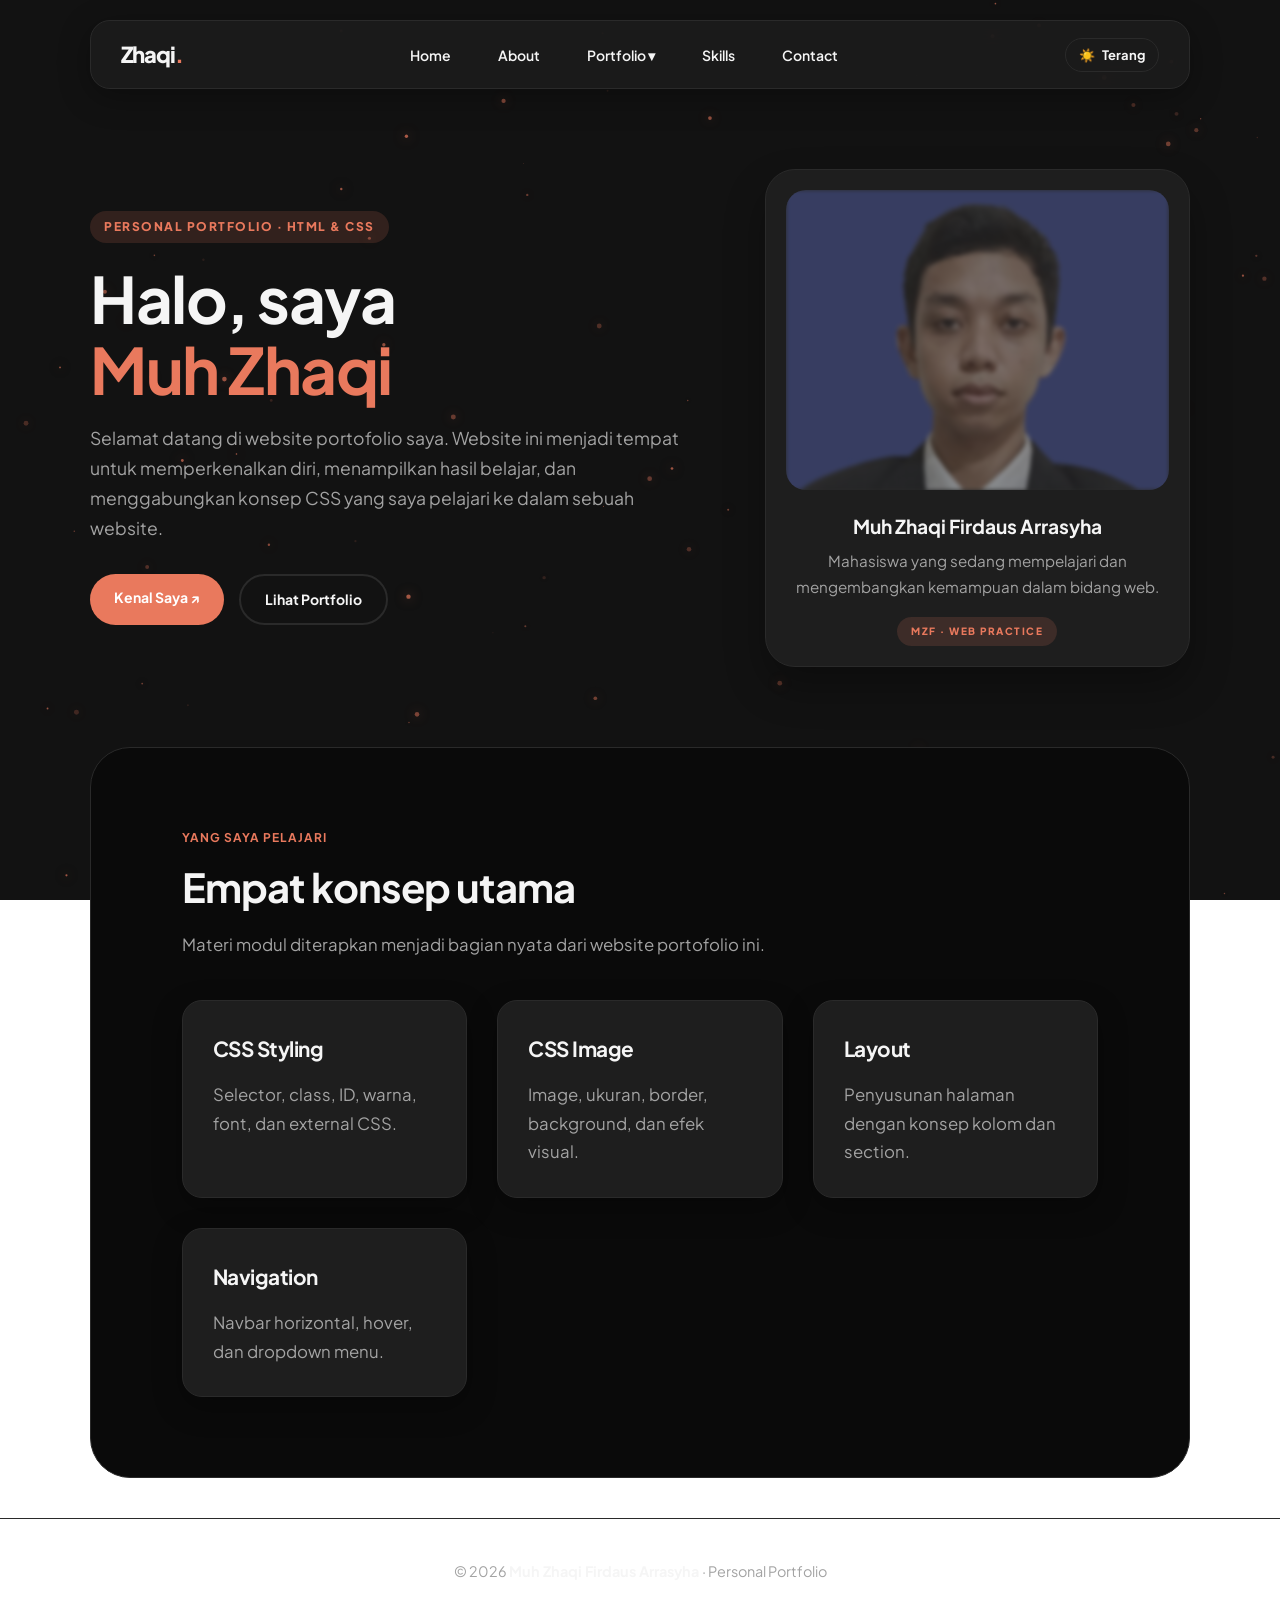
<file: index.html>
<!DOCTYPE html>
<html lang="id">
<head>
    <meta charset="UTF-8">
    <meta name="viewport" content="width=device-width, initial-scale=1.0">
    <title>Zhaqi | Personal Portfolio</title>

    <link rel="stylesheet" href="css/style.css">

    <link href="https://fonts.googleapis.com/css2?family=Plus+Jakarta+Sans:wght@400;600;800&display=swap" rel="stylesheet">
</head>

<body>

    <canvas id="particleCanvas"></canvas>

    <nav class="navbar glass">
        <div class="nav-inner">

            <a class="logo" href="index.html">
                Zhaqi<span>.</span>
            </a>

            <ul class="nav-menu">

                <li>
                    <a href="index.html">Home</a>
                </li>

                <li>
                    <a href="about.html">About</a>
                </li>

                <li class="dropdown">
                    <a href="projects.html">Portfolio ▾</a>

                    <ul class="dropdown-content glass">
                        <li>
                            <a href="projects.html#css">CSS & Styling</a>
                        </li>

                        <li>
                            <a href="projects.html#image">CSS Image</a>
                        </li>

                        <li>
                            <a href="projects.html#layout">Layout</a>
                        </li>

                        <li>
                            <a href="projects.html#navigation">Navigation</a>
                        </li>
                    </ul>
                </li>

                <li>
                    <a href="skills.html">Skills</a>
                </li>

                <li>
                    <a href="contact.html">Contact</a>
                </li>

            </ul>

            <button id="themeToggle" class="theme-toggle" type="button">
                <span id="themeIcon">☀️</span>
                <span id="themeText">Terang</span>
            </button>

        </div>
    </nav>


    <main>

        <section class="hero">

            <div class="container hero-grid">

                <div class="hero-text">

                    <span class="badge">
                        PERSONAL PORTFOLIO · HTML & CSS
                    </span>

                    <h1>
                        Halo, saya <br>
                        <span class="accent-text">Muh Zhaqi</span>
                    </h1>

                    <p>
                        Selamat datang di website portofolio saya.
                        Website ini menjadi tempat untuk memperkenalkan diri,
                        menampilkan hasil belajar, dan menggabungkan konsep CSS
                        yang saya pelajari ke dalam sebuah website.
                    </p>

                    <div class="button-row">

                        <a class="btn btn-primary" href="about.html">
                            Kenal Saya ↗
                        </a>

                        <a class="btn btn-secondary" href="projects.html">
                            Lihat Portfolio
                        </a>

                    </div>

                </div>


                <div class="profile-card">

                    <div class="image-wrapper">

                        <img
                            class="profile-image"
                            src="images/Zhaqi.jpeg"
                            alt="Foto profil Muh Zhaqi Firdaus Arrasyha"
                        >

                    </div>

                    <div class="profile-info">

                        <h3>
                            Muh Zhaqi Firdaus Arrasyha
                        </h3>

                        <p>
                            Mahasiswa yang sedang mempelajari dan
                            mengembangkan kemampuan dalam bidang web.
                        </p>

                        <span class="badge small-badge">
                            MZF · WEB PRACTICE
                        </span>

                    </div>

                </div>

            </div>

        </section>


        <section class="section dark-section">

            <div class="container">

                <div class="section-title">

                    <div class="eyebrow">
                        Yang Saya Pelajari
                    </div>

                    <h2>
                        Empat konsep utama
                    </h2>

                    <p>
                        Materi modul diterapkan menjadi bagian nyata
                        dari website portofolio ini.
                    </p>

                </div>


                <div class="skill-grid">

                    <div class="card skill">
                        <h3>CSS Styling</h3>
                        <p>
                            Selector, class, ID, warna, font,
                            dan external CSS.
                        </p>
                    </div>

                    <div class="card skill">
                        <h3>CSS Image</h3>
                        <p>
                            Image, ukuran, border, background,
                            dan efek visual.
                        </p>
                    </div>

                    <div class="card skill">
                        <h3>Layout</h3>
                        <p>
                            Penyusunan halaman dengan konsep
                            kolom dan section.
                        </p>
                    </div>

                    <div class="card skill">
                        <h3>Navigation</h3>
                        <p>
                            Navbar horizontal, hover,
                            dan dropdown menu.
                        </p>
                    </div>

                </div>

            </div>

        </section>

    </main>


    <footer>

        <div class="container">

            © 2026
            <span class="footer-name">
                Muh Zhaqi Firdaus Arrasyha
            </span>
            · Personal Portfolio

        </div>

    </footer>


    <script src="script.js"></script>

</body>
</html>
</file>
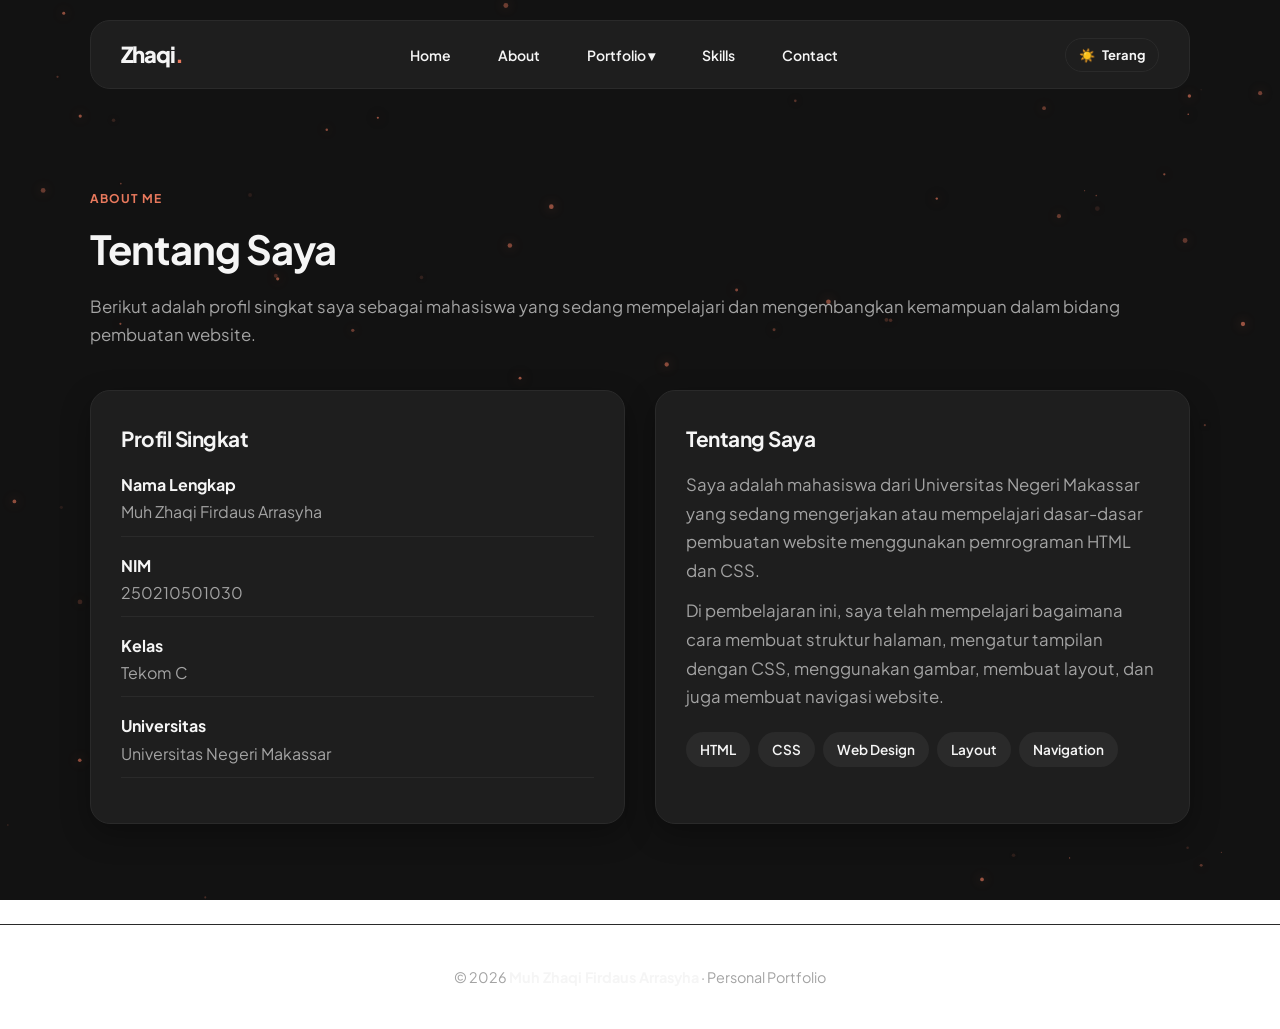
<file: about.html>
<!DOCTYPE html>
<html lang="id">
<head>
    <meta charset="UTF-8">
    <meta name="viewport" content="width=device-width, initial-scale=1.0">
    <title>About | Zhaqi</title>
    <link rel="stylesheet" href="css/style.css">
    <link href="https://fonts.googleapis.com/css2?family=Plus+Jakarta+Sans:wght@400;600;800&display=swap" rel="stylesheet">
</head>
<body>
<canvas id="particleCanvas"></canvas>

<nav class="navbar">
    <div class="nav-inner">

        <a class="logo" href="index.html">
            Zhaqi<span>.</span>
        </a>

        <ul class="nav-menu">

            <li>
                <a href="index.html">Home</a>
            </li>

            <li>
                <a href="about.html">About</a>
            </li>

            <li class="dropdown">
                <a href="projects.html">Portfolio ▾</a>

                <ul class="dropdown-content">
                    <li>
                        <a href="projects.html#css">CSS & Styling</a>
                    </li>

                    <li>
                        <a href="projects.html#image">CSS Image</a>
                    </li>

                    <li>
                        <a href="projects.html#layout">Layout</a>
                    </li>

                    <li>
                        <a href="projects.html#navigation">Navigation</a>
                    </li>
                </ul>
            </li>

            <li>
                <a href="skills.html">Skills</a>
            </li>

            <li>
                <a href="contact.html">Contact</a>
            </li>

        </ul>

        <button id="themeToggle" class="theme-toggle" type="button">
            <span id="themeIcon">☀️</span>
            <span id="themeText">Terang</span>
        </button>

    </div>
</nav>

<main>
    <section class="section">
        <div class="container">
            <div class="section-title">
                <div class="eyebrow">About Me</div>
                <h2>Tentang Saya</h2>
                <p>Berikut adalah profil singkat saya sebagai mahasiswa yang sedang mempelajari dan mengembangkan kemampuan dalam bidang pembuatan website.</p>
            </div>

            <div class="two-column">
                <article class="card">
                    <h3>Profil Singkat</h3>
                    <ul class="info-list">
                        <li>
                            <strong>Nama Lengkap</strong><br>
                            Muh Zhaqi Firdaus Arrasyha
                        </li>
                        <li>
                            <strong>NIM</strong><br>
                            250210501030
                        </li>
                        <li>
                            <strong>Kelas</strong><br>
                            Tekom C
                        </li>
                        <li>
                            <strong>Universitas</strong><br>
                            Universitas Negeri Makassar
                        </li>
                    </ul>
                </article>

                <article class="card">
                    <h3>Tentang Saya</h3>
                    <p style="margin-top:14px;">
                        Saya adalah mahasiswa dari Universitas Negeri Makassar yang sedang mengerjakan atau mempelajari dasar-dasar pembuatan website menggunakan pemrograman HTML dan CSS.
                    </p>
                    <p style="margin-top:12px;">
                        Di pembelajaran ini, saya telah mempelajari bagaimana cara membuat struktur halaman, mengatur tampilan dengan CSS, menggunakan gambar, membuat layout, dan juga membuat navigasi website.
                    </p>
                    <div class="tags">
                        <span class="tag">HTML</span>
                        <span class="tag">CSS</span>
                        <span class="tag">Web Design</span>
                        <span class="tag">Layout</span>
                        <span class="tag">Navigation</span>
                    </div>
                </article>
            </div>
        </div>
    </section>
</main>

<footer>
    <div class="container">
        © 2026 <span class="footer-name">Muh Zhaqi Firdaus Arrasyha</span> · Personal Portfolio
    </div>
</footer>

<script src="script.js"></script>
</body>
</html>
</file>
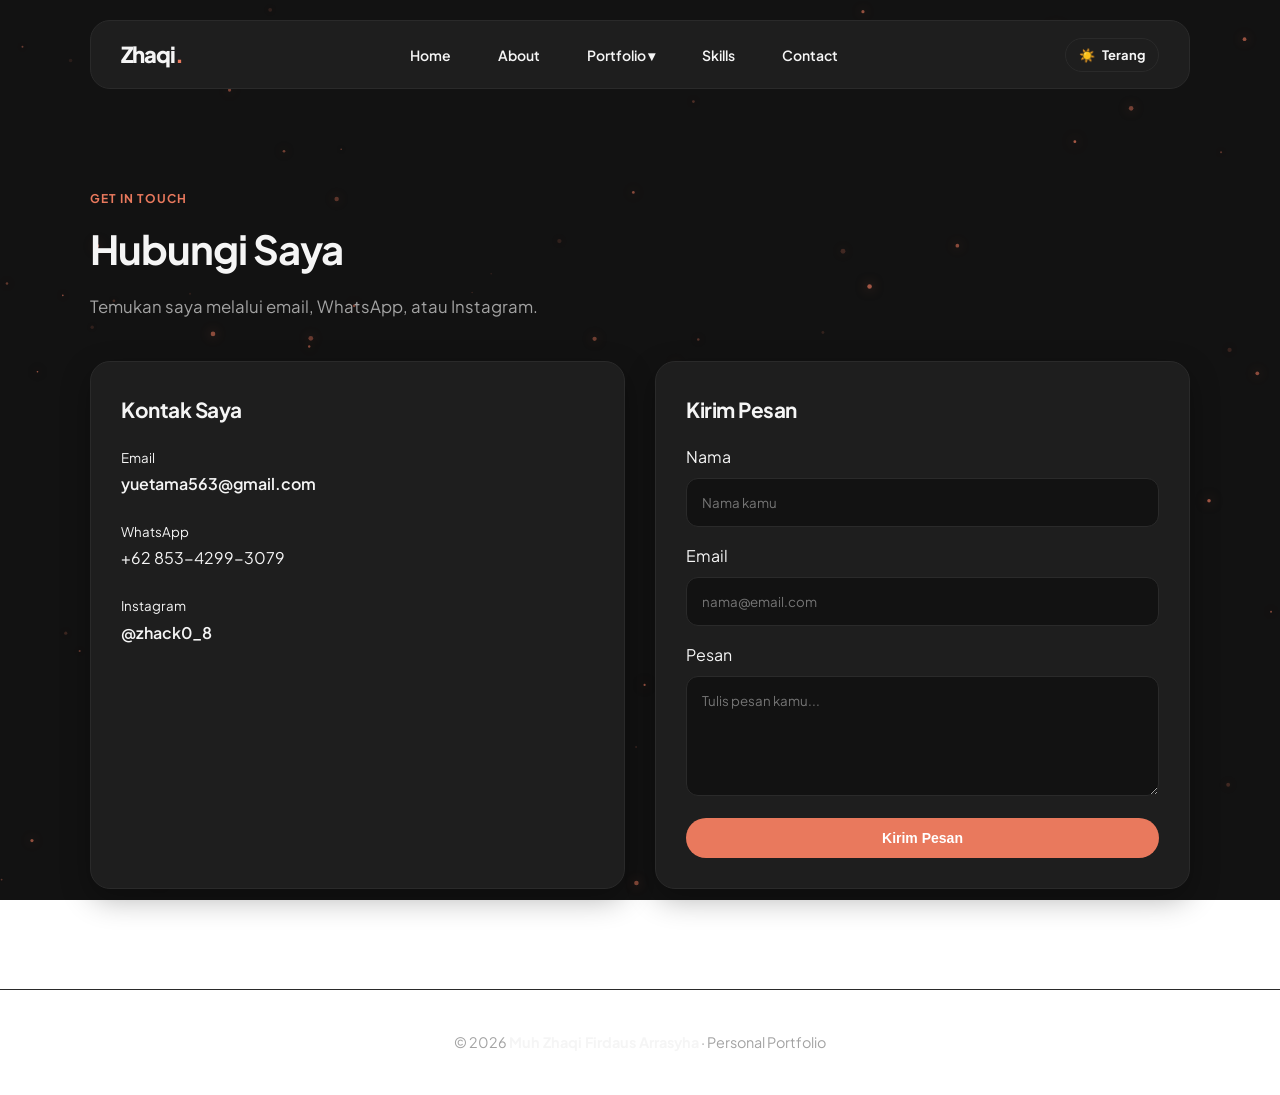
<file: contact.html>
<!DOCTYPE html>
<html lang="id">
<head>
    <meta charset="UTF-8">
    <meta name="viewport" content="width=device-width, initial-scale=1.0">
    <title>Contact | Zhaqi</title>
    <link rel="stylesheet" href="css/style.css">
    <link href="https://fonts.googleapis.com/css2?family=Plus+Jakarta+Sans:wght@400;600;800&display=swap" rel="stylesheet">
</head>
<body>
<canvas id="particleCanvas"></canvas>

<nav class="navbar">
    <div class="nav-inner">

        <a class="logo" href="index.html">
            Zhaqi<span>.</span>
        </a>

        <ul class="nav-menu">

            <li>
                <a href="index.html">Home</a>
            </li>

            <li>
                <a href="about.html">About</a>
            </li>

            <li class="dropdown">
                <a href="projects.html">Portfolio ▾</a>

                <ul class="dropdown-content">
                    <li>
                        <a href="projects.html#css">CSS & Styling</a>
                    </li>

                    <li>
                        <a href="projects.html#image">CSS Image</a>
                    </li>

                    <li>
                        <a href="projects.html#layout">Layout</a>
                    </li>

                    <li>
                        <a href="projects.html#navigation">Navigation</a>
                    </li>
                </ul>
            </li>

            <li>
                <a href="skills.html">Skills</a>
            </li>

            <li>
                <a href="contact.html">Contact</a>
            </li>

        </ul>

        <button id="themeToggle" class="theme-toggle" type="button">
            <span id="themeIcon">☀️</span>
            <span id="themeText">Terang</span>
        </button>

    </div>
</nav>

<main>
    <section class="section">
        <div class="container">
            <div class="section-title">
                <div class="eyebrow">Get In Touch</div>
                <h2>Hubungi Saya</h2>
                <p>Temukan saya melalui email, WhatsApp, atau Instagram.</p>
            </div>

            <div class="contact-grid">
                <div class="card">
                    <h3>Kontak Saya</h3>
                    <div class="contact-item">
                        <div>
                            <small>Email</small><br>
                            <a href="mailto:yuetama563@gmail.com">yuetama563@gmail.com</a>
                        </div>
                    </div>
                    <div class="contact-item">
                        <div>
                        <small>WhatsApp</small><br>
                        <span>+62 853-4299-3079</span>
                        </div>
                    </div>
                    <div class="contact-item">
                        <div>
                            <small>Instagram</small><br>
                            <a href="https://instagram.com/zhack0_8">@zhack0_8</a>
                        </div>
                    </div>
                </div>

                <div class="card">
                    <h3>Kirim Pesan</h3>
                    <form action="mailto:yuetama563@gmail.com" method="post" enctype="text/plain">
                        <label>Nama
                            <input type="text" name="nama" placeholder="Nama kamu" required>
                        </label>
                        <label>Email
                            <input type="email" name="email" placeholder="nama@email.com" required>
                        </label>
                        <label>Pesan
                            <textarea name="pesan" placeholder="Tulis pesan kamu..." required></textarea>
                        </label>
                        <button class="btn btn-primary" type="submit">Kirim Pesan</button>
                    </form>
                </div>
            </div>
        </div>
    </section>
</main>

<footer>
    <div class="container">
        © 2026 <span class="footer-name">Muh Zhaqi Firdaus Arrasyha</span> · Personal Portfolio
    </div>
</footer>

<script src="script.js"></script>
</body>
</html>
</file>
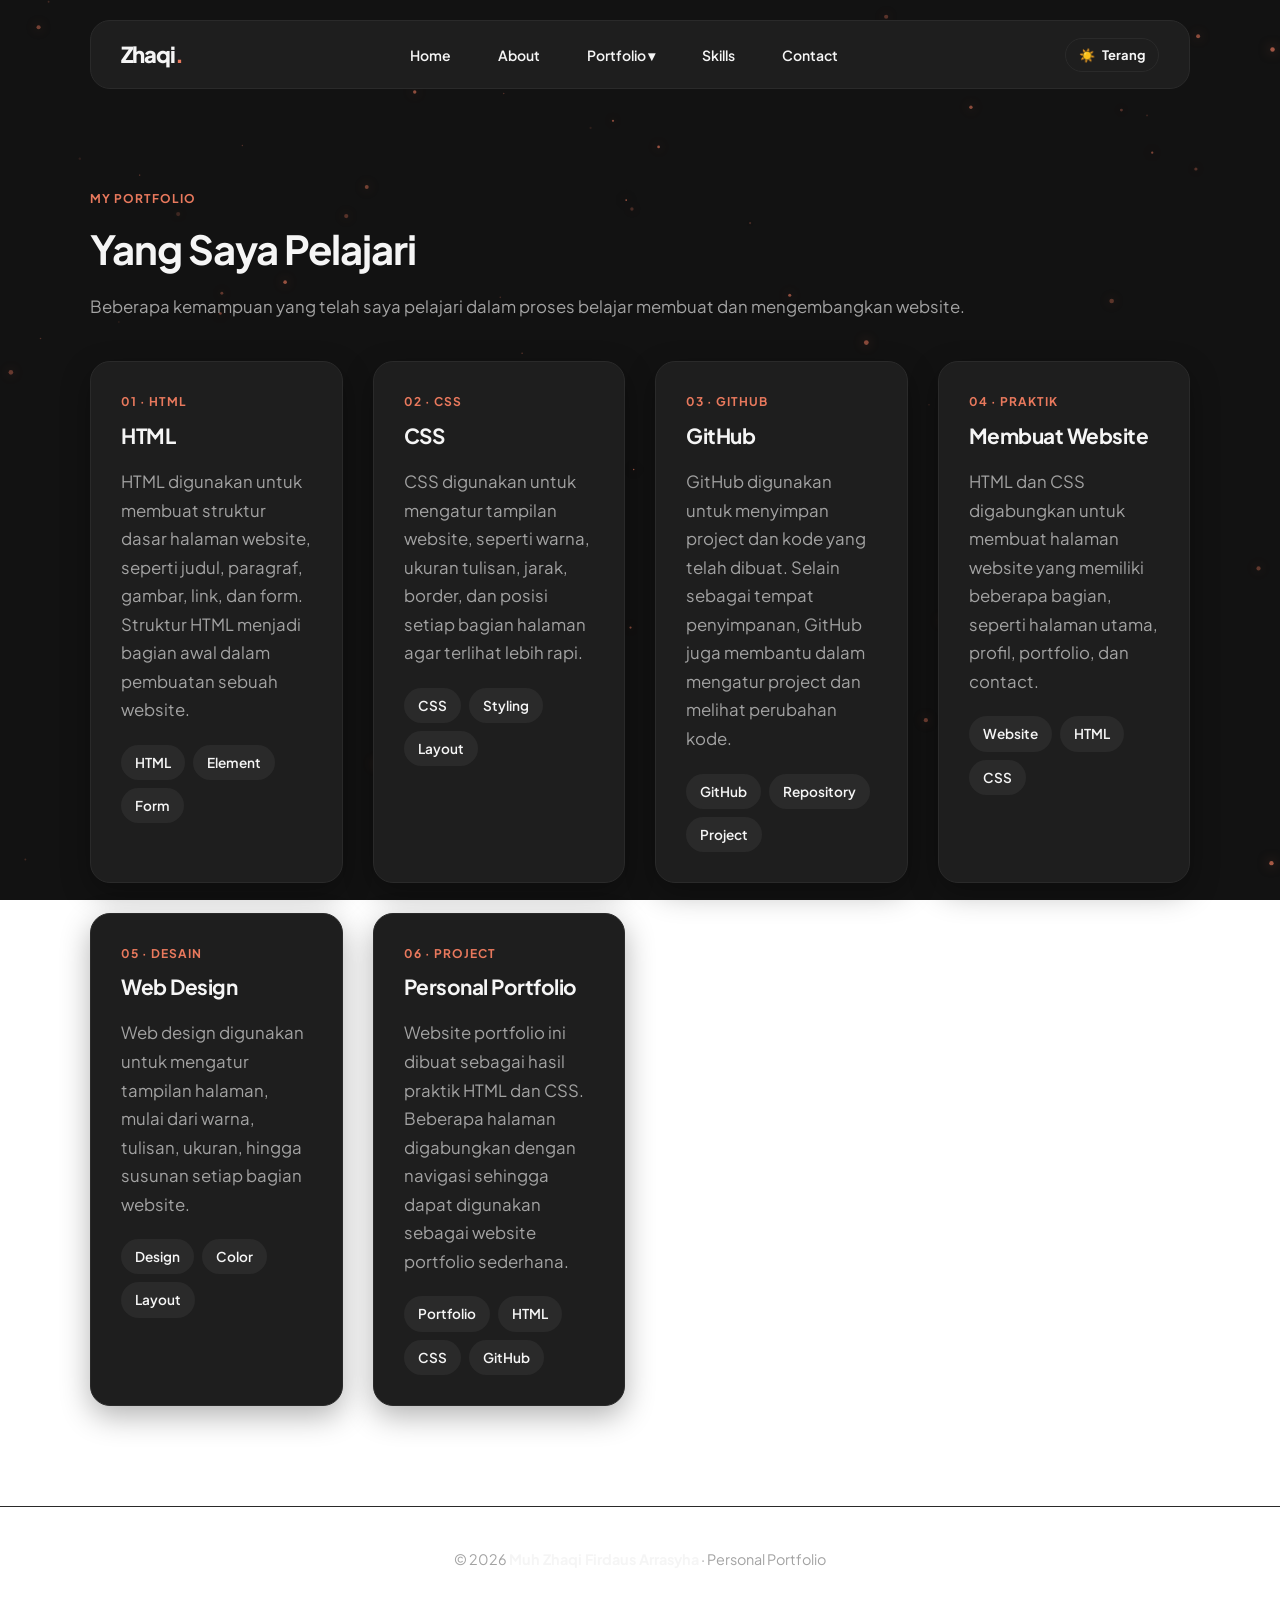
<file: projects.html>
<!DOCTYPE html>
<html lang="id">
<head>
    <meta charset="UTF-8">
    <meta name="viewport" content="width=device-width, initial-scale=1.0">
    <title>Portfolio | Zhaqi</title>
    <link rel="stylesheet" href="css/style.css">
    <link href="https://fonts.googleapis.com/css2?family=Plus+Jakarta+Sans:wght@400;600;800&display=swap" rel="stylesheet">
</head>
<body>
<canvas id="particleCanvas"></canvas>

<nav class="navbar">
    <div class="nav-inner">

        <a class="logo" href="index.html">
            Zhaqi<span>.</span>
        </a>

        <ul class="nav-menu">

            <li>
                <a href="index.html">Home</a>
            </li>

            <li>
                <a href="about.html">About</a>
            </li>

            <li class="dropdown">
                <a href="projects.html">Portfolio ▾</a>

                <ul class="dropdown-content">
                    <li>
                        <a href="projects.html#html">HTML</a>
                    </li>

                    <li>
                        <a href="projects.html#css">CSS</a>
                    </li>

                    <li>
                        <a href="projects.html#github">GitHub</a>
                    </li>
                </ul>
            </li>

            <li>
                <a href="skills.html">Skills</a>
            </li>

            <li>
                <a href="contact.html">Contact</a>
            </li>

        </ul>

        <button id="themeToggle" class="theme-toggle" type="button">
            <span id="themeIcon">☀️</span>
            <span id="themeText">Terang</span>
        </button>

    </div>
</nav>

<main>
    <section class="section">
        <div class="container">
            <div class="section-title">
                <div class="eyebrow">My Portfolio</div>
                <h2>Yang Saya Pelajari</h2>
                <p>Beberapa kemampuan yang telah saya pelajari dalam proses belajar membuat dan mengembangkan website.</p>
            </div>

            <div class="three-column">
                <article class="card" id="html">
                    <div class="eyebrow">01 · HTML</div>
                    <h3>HTML</h3>
                    <p>HTML digunakan untuk membuat struktur dasar halaman website, seperti judul, paragraf, gambar, link, dan form. Struktur HTML menjadi bagian awal dalam pembuatan sebuah website.</p>
                    <div class="tags">
                        <span class="tag">HTML</span>
                        <span class="tag">Element</span>
                        <span class="tag">Form</span>
                    </div>
                </article>

                <article class="card" id="css">
                    <div class="eyebrow">02 · CSS</div>
                    <h3>CSS</h3>
                    <p>CSS digunakan untuk mengatur tampilan website, seperti warna, ukuran tulisan, jarak, border, dan posisi setiap bagian halaman agar terlihat lebih rapi.</p>
                    <div class="tags">
                        <span class="tag">CSS</span>
                        <span class="tag">Styling</span>
                        <span class="tag">Layout</span>
                    </div>
                </article>

                <article class="card" id="github">
                    <div class="eyebrow">03 · GITHUB</div>
                    <h3>GitHub</h3>
                    <p>GitHub digunakan untuk menyimpan project dan kode yang telah dibuat. Selain sebagai tempat penyimpanan, GitHub juga membantu dalam mengatur project dan melihat perubahan kode.</p>
                    <div class="tags">
                        <span class="tag">GitHub</span>
                        <span class="tag">Repository</span>
                        <span class="tag">Project</span>
                    </div>
                </article>

                <article class="card">
                    <div class="eyebrow">04 · PRAKTIK</div>
                    <h3>Membuat Website</h3>
                    <p>HTML dan CSS digabungkan untuk membuat halaman website yang memiliki beberapa bagian, seperti halaman utama, profil, portfolio, dan contact.</p>
                    <div class="tags">
                        <span class="tag">Website</span>
                        <span class="tag">HTML</span>
                        <span class="tag">CSS</span>
                    </div>
                </article>

                <article class="card">
                    <div class="eyebrow">05 · DESAIN</div>
                    <h3>Web Design</h3>
                    <p>Web design digunakan untuk mengatur tampilan halaman, mulai dari warna, tulisan, ukuran, hingga susunan setiap bagian website.</p>
                    <div class="tags">
                        <span class="tag">Design</span>
                        <span class="tag">Color</span>
                        <span class="tag">Layout</span>
                    </div>
                </article>

                <article class="card">
                    <div class="eyebrow">06 · PROJECT</div>
                    <h3>Personal Portfolio</h3>
                    <p>Website portfolio ini dibuat sebagai hasil praktik HTML dan CSS. Beberapa halaman digabungkan dengan navigasi sehingga dapat digunakan sebagai website portfolio sederhana.</p>
                    <div class="tags">
                        <span class="tag">Portfolio</span>
                        <span class="tag">HTML</span>
                        <span class="tag">CSS</span>
                        <span class="tag">GitHub</span>
                    </div>
                </article>
            </div>
        </div>
    </section>
</main>

<footer>
    <div class="container">
        © 2026 <span class="footer-name">Muh Zhaqi Firdaus Arrasyha</span> · Personal Portfolio
    </div>
</footer>

<script src="script.js"></script>
</body>
</html>
</file>
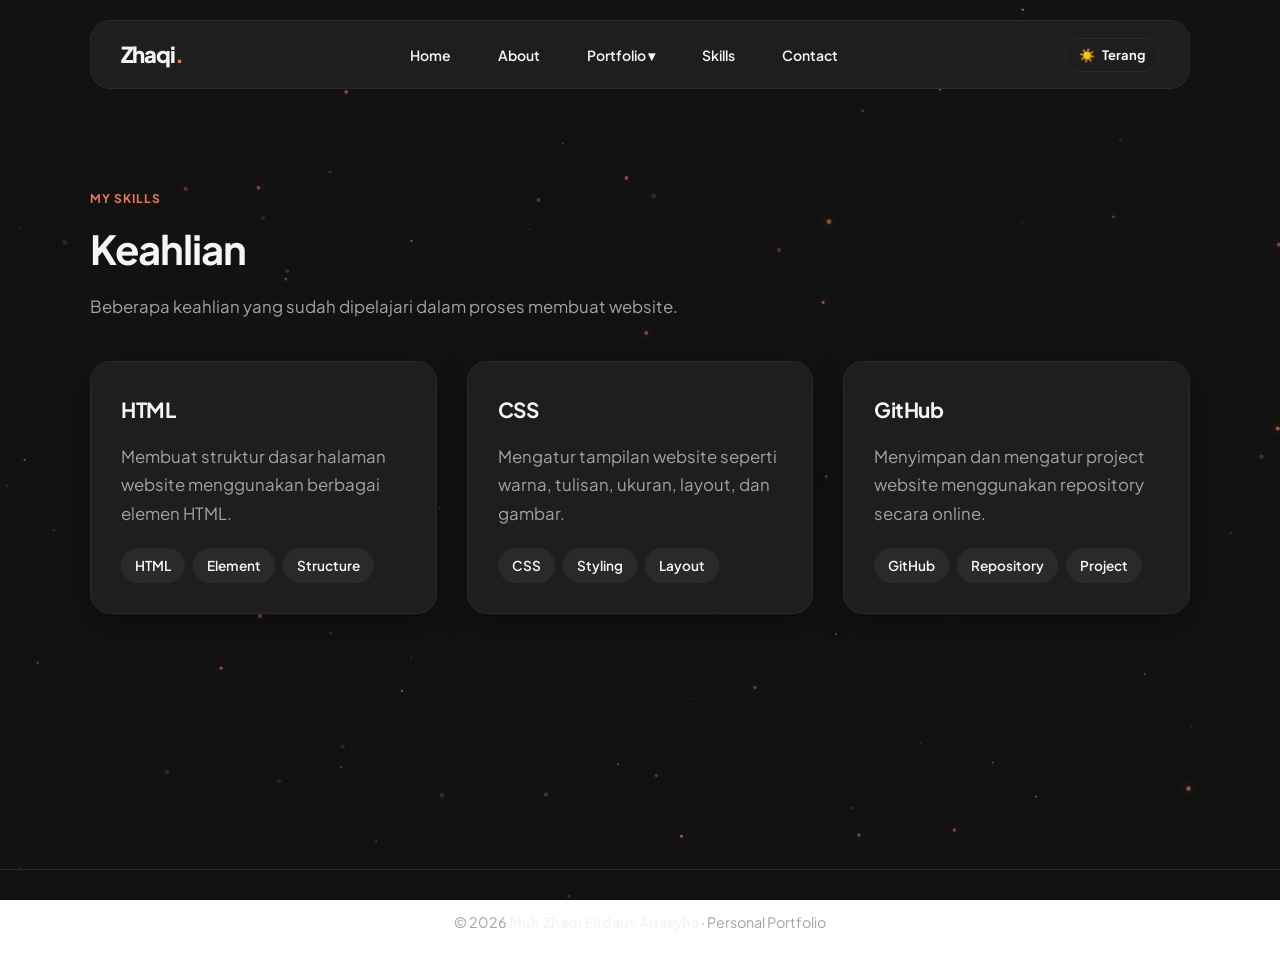
<file: skills.html>
<!DOCTYPE html>
<html lang="id">
<head>
    <meta charset="UTF-8">
    <meta name="viewport" content="width=device-width, initial-scale=1.0">
    <title>Skills | Zhaqi</title>
    <link rel="stylesheet" href="css/style.css">
    <link href="https://fonts.googleapis.com/css2?family=Plus+Jakarta+Sans:wght@400;600;800&display=swap" rel="stylesheet">
    <style>
        main { min-height: calc(100vh - 200px); }
    </style>
</head>
<body>
<canvas id="particleCanvas"></canvas>

<nav class="navbar">
    <div class="nav-inner">

        <a class="logo" href="index.html">
            Zhaqi<span>.</span>
        </a>

        <ul class="nav-menu">

            <li>
                <a href="index.html">Home</a>
            </li>

            <li>
                <a href="about.html">About</a>
            </li>

            <li class="dropdown">
                <a href="projects.html">Portfolio ▾</a>

                <ul class="dropdown-content">
                    <li>
                        <a href="projects.html#html">HTML</a>
                    </li>

                    <li>
                        <a href="projects.html#css">CSS</a>
                    </li>

                    <li>
                        <a href="projects.html#github">GitHub</a>
                    </li>
                </ul>
            </li>

            <li>
                <a href="skills.html">Skills</a>
            </li>

            <li>
                <a href="contact.html">Contact</a>
            </li>

        </ul>

        <button id="themeToggle" class="theme-toggle" type="button">
            <span id="themeIcon">☀️</span>
            <span id="themeText">Terang</span>
        </button>

    </div>
</nav>

<main>
    <section class="section">
        <div class="container">
            <div class="section-title">
                <div class="eyebrow">My Skills</div>
                <h2>Keahlian</h2>
                <p>Beberapa keahlian yang sudah dipelajari dalam proses membuat website.</p>
            </div>

            <div class="three-column">
                <article class="card">
                    <h3>HTML</h3>
                    <p>Membuat struktur dasar halaman website menggunakan berbagai elemen HTML.</p>
                    <div class="tags">
                        <span class="tag">HTML</span>
                        <span class="tag">Element</span>
                        <span class="tag">Structure</span>
                    </div>
                </article>

                <article class="card">
                    <h3>CSS</h3>
                    <p>Mengatur tampilan website seperti warna, tulisan, ukuran, layout, dan gambar.</p>
                    <div class="tags">
                        <span class="tag">CSS</span>
                        <span class="tag">Styling</span>
                        <span class="tag">Layout</span>
                    </div>
                </article>

                <article class="card">
                    <h3>GitHub</h3>
                    <p>Menyimpan dan mengatur project website menggunakan repository secara online.</p>
                    <div class="tags">
                        <span class="tag">GitHub</span>
                        <span class="tag">Repository</span>
                        <span class="tag">Project</span>
                    </div>
                </article>
            </div>
        </div>
    </section>
</main>

<footer>
    <div class="container">
        © 2026 <span class="footer-name">Muh Zhaqi Firdaus Arrasyha</span> · Personal Portfolio
    </div>
</footer>

<script src="script.js"></script>
</body>
</html>
</file>
<file: css/style.css>
:root {
    --bg-color: #121212;
    --surface: #1E1E1E;
    --text-color: #F5F5F5;
    --muted: #A3A3A3;
    --border: #2A2A2A;
    --accent: #e9795d;

    /* Tambahan untuk mode terang */
    --section-bg: #0A0A0A;
    --input-bg: #121212;
    --glass-bg: rgba(30, 30, 30, 0.75);
    --shadow: rgba(0, 0, 0, 0.3);
}




body.light-mode {
    --bg-color: #F5F5F5;
    --surface: #FFFFFF;
    --text-color: #1A1A1A;
    --muted: #666666;
    --border: #DDDDDD;
    --accent: #e9795d;

    --section-bg: #EEEEEE;
    --input-bg: #FFFFFF;
    --glass-bg: rgba(255, 255, 255, 0.80);
    --shadow: rgba(0, 0, 0, 0.12);
}




* {
    box-sizing: border-box;
    margin: 0;
    padding: 0;
}


html {
    scroll-behavior: smooth;
}


body {
    font-family: 'Plus Jakarta Sans', sans-serif;
    background: transparent !important;
    color: var(--text-color);
    line-height: 1.7;
    overflow-x: hidden;

    transition:
        color 0.3s ease;
}


.container {
    width: 90%;
    max-width: 1100px;
    margin: auto;
}




.navbar {
    width: 95%;
    max-width: 1100px;

    background: var(--surface);

    border-radius: 20px;

    padding: 15px 30px;

    margin: 20px auto 40px;

    border: 1px solid var(--border);

    position: relative;
    z-index: 10;

    transition:
        background 0.3s ease,
        border-color 0.3s ease;
}


.glass {
    background: var(--glass-bg);

    backdrop-filter: blur(15px);
    -webkit-backdrop-filter: blur(15px);

    box-shadow:
        0 8px 32px var(--shadow);
}


.nav-inner {
    display: flex;
    justify-content: space-between;
    align-items: center;

    gap: 20px;
}


.logo {
    color: var(--text-color);

    text-decoration: none;

    font-size: 22px;
    font-weight: 800;

    letter-spacing: -1px;
}


.logo span {
    color: var(--accent);
}


.nav-menu {
    display: flex;

    gap: 15px;

    list-style: none;
}


.nav-menu a {
    color: var(--text-color);

    text-decoration: none;

    padding: 8px 16px;

    border-radius: 30px;

    font-weight: 600;
    font-size: 14px;

    transition: all 0.3s ease;
}


.nav-menu a:hover {
    background: var(--text-color);

    color: var(--bg-color);
}




.dropdown {
    position: relative;
}


.dropdown-content {
    display: none;

    position: absolute;

    top: 120%;
    left: 0;

    width: 200px;

    background: var(--surface);

    border: 1px solid var(--border);

    border-radius: 12px;

    padding: 10px;

    list-style: none;

    z-index: 999;

    box-shadow:
        0 10px 30px var(--shadow);
}


.dropdown:hover .dropdown-content {
    display: block;
}


.dropdown-content a {
    display: block;

    padding: 12px;

    border-radius: 8px;
}


.dropdown-content a:hover {
    background: var(--border);

    color: var(--text-color);
}




.theme-toggle {
    display: flex;

    align-items: center;

    gap: 7px;

    padding: 8px 13px;

    border: 1px solid var(--border);

    border-radius: 30px;

    background: transparent;

    color: var(--text-color);

    font-family: inherit;

    font-size: 13px;

    font-weight: 700;

    cursor: pointer;

    transition: all 0.3s ease;
}


.theme-toggle:hover {
    border-color: var(--accent);

    color: var(--accent);
}




.hero {
    padding: 40px 0 80px;
}


.hero-grid {
    display: grid;

    grid-template-columns: 1.3fr 0.9fr;

    gap: 60px;

    align-items: center;
}


.badge {
    display: inline-block;

    padding: 6px 14px;

    border-radius: 50px;

    background: rgba(233, 121, 93, 0.15);

    color: var(--accent);

    font-size: 12px;

    font-weight: 800;

    letter-spacing: 1.5px;

    margin-bottom: 20px;
}


.hero h1 {
    font-size: clamp(2.5rem, 5vw, 4rem);

    line-height: 1.1;

    letter-spacing: -1.5px;

    margin-bottom: 20px;
}


.accent-text {
    color: var(--accent);
}


.hero p {
    font-size: 1.1rem;

    color: var(--muted);

    margin-bottom: 30px;
}


.button-row {
    display: flex;

    gap: 15px;
}




.profile-card {
    background: var(--surface);

    padding: 20px;

    border-radius: 30px;

    border: 1px solid var(--border);

    box-shadow:
        0 20px 40px var(--shadow);

    text-align: center;

    transition:
        background 0.3s ease,
        border-color 0.3s ease;
}


.image-wrapper {
    width: 100%;

    height: 300px;

    border-radius: 20px;

    overflow: hidden;

    margin-bottom: 20px;

    background: var(--border);
}


.profile-image {
    width: 100%;
    height: 100%;

    object-fit: cover;

    object-position: top;

    opacity: 0.5;

    filter:
        blur(2px)
        grayscale(30%);

    transition:
        all 0.4s ease-in-out;
}


.profile-image:hover {
    opacity: 1;

    filter:
        blur(0)
        grayscale(0%);
}


.profile-info h3 {
    font-size: 1.2rem;

    margin-bottom: 5px;

    color: var(--text-color);
}


.profile-info p {
    font-size: 0.95rem;

    color: var(--muted);

    margin-bottom: 15px;
}


.small-badge {
    font-size: 10px;

    margin: 0;
}




.section {
    padding: 60px 0;
}


.section-title {
    margin-bottom: 40px;
}


.eyebrow {
    color: var(--accent);

    font-weight: 700;

    letter-spacing: 1px;

    text-transform: uppercase;

    font-size: 12px;

    margin-bottom: 5px;
}


h2 {
    font-size: 2.5rem;

    letter-spacing: -1px;

    margin-bottom: 10px;
}


p {
    color: var(--muted);

    font-size: 1.05rem;
}




.two-column {
    display: grid;

    grid-template-columns:
        repeat(
            auto-fit,
            minmax(300px, 1fr)
        );

    gap: 30px;
}


.three-column,
.skill-grid {
    display: grid;

    grid-template-columns:
        repeat(
            auto-fit,
            minmax(220px, 1fr)
        );

    gap: 30px;
}


.contact-grid {
    display: grid;

    grid-template-columns:
        repeat(
            auto-fit,
            minmax(300px, 1fr)
        );

    gap: 30px;
}


/* =========================
   DARK SECTION
========================= */

.dark-section {
    background: var(--section-bg);

    border: 1px solid var(--border);

    border-radius: 40px;

    padding: 80px 40px;

    margin: 0 auto 40px;

    width: 95%;

    max-width: 1100px;

    transition:
        background 0.3s ease,
        border-color 0.3s ease;
}


.dark-section .card {
    background: var(--surface);

    border: 1px solid var(--border);
}




.card {
    background: var(--surface);

    padding: 30px;

    border-radius: 20px;

    border: 1px solid var(--border);

    box-shadow:
        0 10px 30px var(--shadow);

    transition:
        transform 0.3s ease,
        border-color 0.3s ease,
        background 0.3s ease;
}


.card:hover {
    transform: translateY(-5px);

    border-color: var(--accent);
}


.card h3 {
    font-size: 1.3rem;

    margin-bottom: 15px;

    letter-spacing: -0.5px;

    color: var(--text-color);
}




.tags {
    display: flex;

    flex-wrap: wrap;

    gap: 8px;

    margin-top: 20px;
}


.tag {
    background: var(--border);

    color: var(--text-color);

    padding: 6px 14px;

    border-radius: 50px;

    font-size: 0.85rem;

    font-weight: 600;
}




.btn {
    display: inline-block;

    padding: 12px 24px;

    border-radius: 50px;

    text-decoration: none;

    font-weight: 700;

    font-size: 14px;

    border: none;

    cursor: pointer;

    transition: all 0.3s ease;
}


.btn-primary {
    background: var(--accent);

    color: #FFFFFF;
}


.btn-primary:hover {
    background: #D8684D;
}


.btn-secondary {
    background: transparent;

    border: 2px solid var(--border);

    color: var(--text-color);
}


.btn-secondary:hover {
    border-color: var(--accent);

    color: var(--accent);
}




.info-list {
    list-style: none;
}


.info-list li {
    margin-bottom: 15px;

    border-bottom: 1px solid var(--border);

    padding-bottom: 10px;

    color: var(--muted);
}


.info-list li strong {
    color: var(--text-color);
}




.contact-item {
    margin-bottom: 20px;
}


.contact-item a {
    color: var(--text-color);

    text-decoration: none;

    font-weight: 600;
}


.contact-item a:hover {
    color: var(--accent);
}




form {
    display: grid;

    gap: 15px;
}


input,
textarea {
    width: 100%;

    padding: 15px;

    margin-top: 8px;

    border: 1px solid var(--border);

    border-radius: 12px;

    font-family: inherit;

    background: var(--input-bg);

    color: var(--text-color);
}


input:focus,
textarea:focus {
    outline: none;

    border-color: var(--accent);
}


textarea {
    height: 120px;

    resize: vertical;
}




footer {
    text-align: center;

    padding: 40px;

    color: var(--muted);

    font-size: 0.9rem;

    margin-top: 40px;

    border-top: 1px solid var(--border);
}


.footer-name {
    color: var(--text-color);

    font-weight: bold;
}




#particleCanvas {
    position: fixed;

    top: 0;
    left: 0;

    width: 100vw;
    height: 100vh;

    z-index: -1;

    pointer-events: none;

    background-color: var(--bg-color);

    transition:
        background-color 0.3s ease;
}




@keyframes fadeUp {

    0% {
        opacity: 0;

        transform:
            translateY(40px);
    }

    100% {
        opacity: 1;

        transform:
            translateY(0);
    }
}


.navbar {
    opacity: 0;

    animation:
        fadeUp 0.8s ease-out 0.1s forwards;
}


.hero-text,
.section-title {
    opacity: 0;

    animation:
        fadeUp 0.8s ease-out 0.3s forwards;
}


.profile-card {
    opacity: 0;

    animation:
        fadeUp 0.8s ease-out 0.5s forwards;
}


.card {
    opacity: 0;

    animation:
        fadeUp 0.8s ease-out forwards;
}


.card:nth-child(1) {
    animation-delay: 0.4s;
}


.card:nth-child(2) {
    animation-delay: 0.6s;
}


.card:nth-child(3) {
    animation-delay: 0.8s;
}


.card:nth-child(4) {
    animation-delay: 1s;
}


.card:nth-child(5) {
    animation-delay: 1.2s;
}


.card:nth-child(6) {
    animation-delay: 1.4s;
}




@media (max-width: 800px) {

    .nav-inner {
        flex-wrap: wrap;

        justify-content: center;
    }

    .nav-menu {
        flex-wrap: wrap;

        justify-content: center;
    }

    .hero-grid {
        grid-template-columns: 1fr;
    }

    .theme-toggle {
        margin-left: auto;
    }

}
</file>
